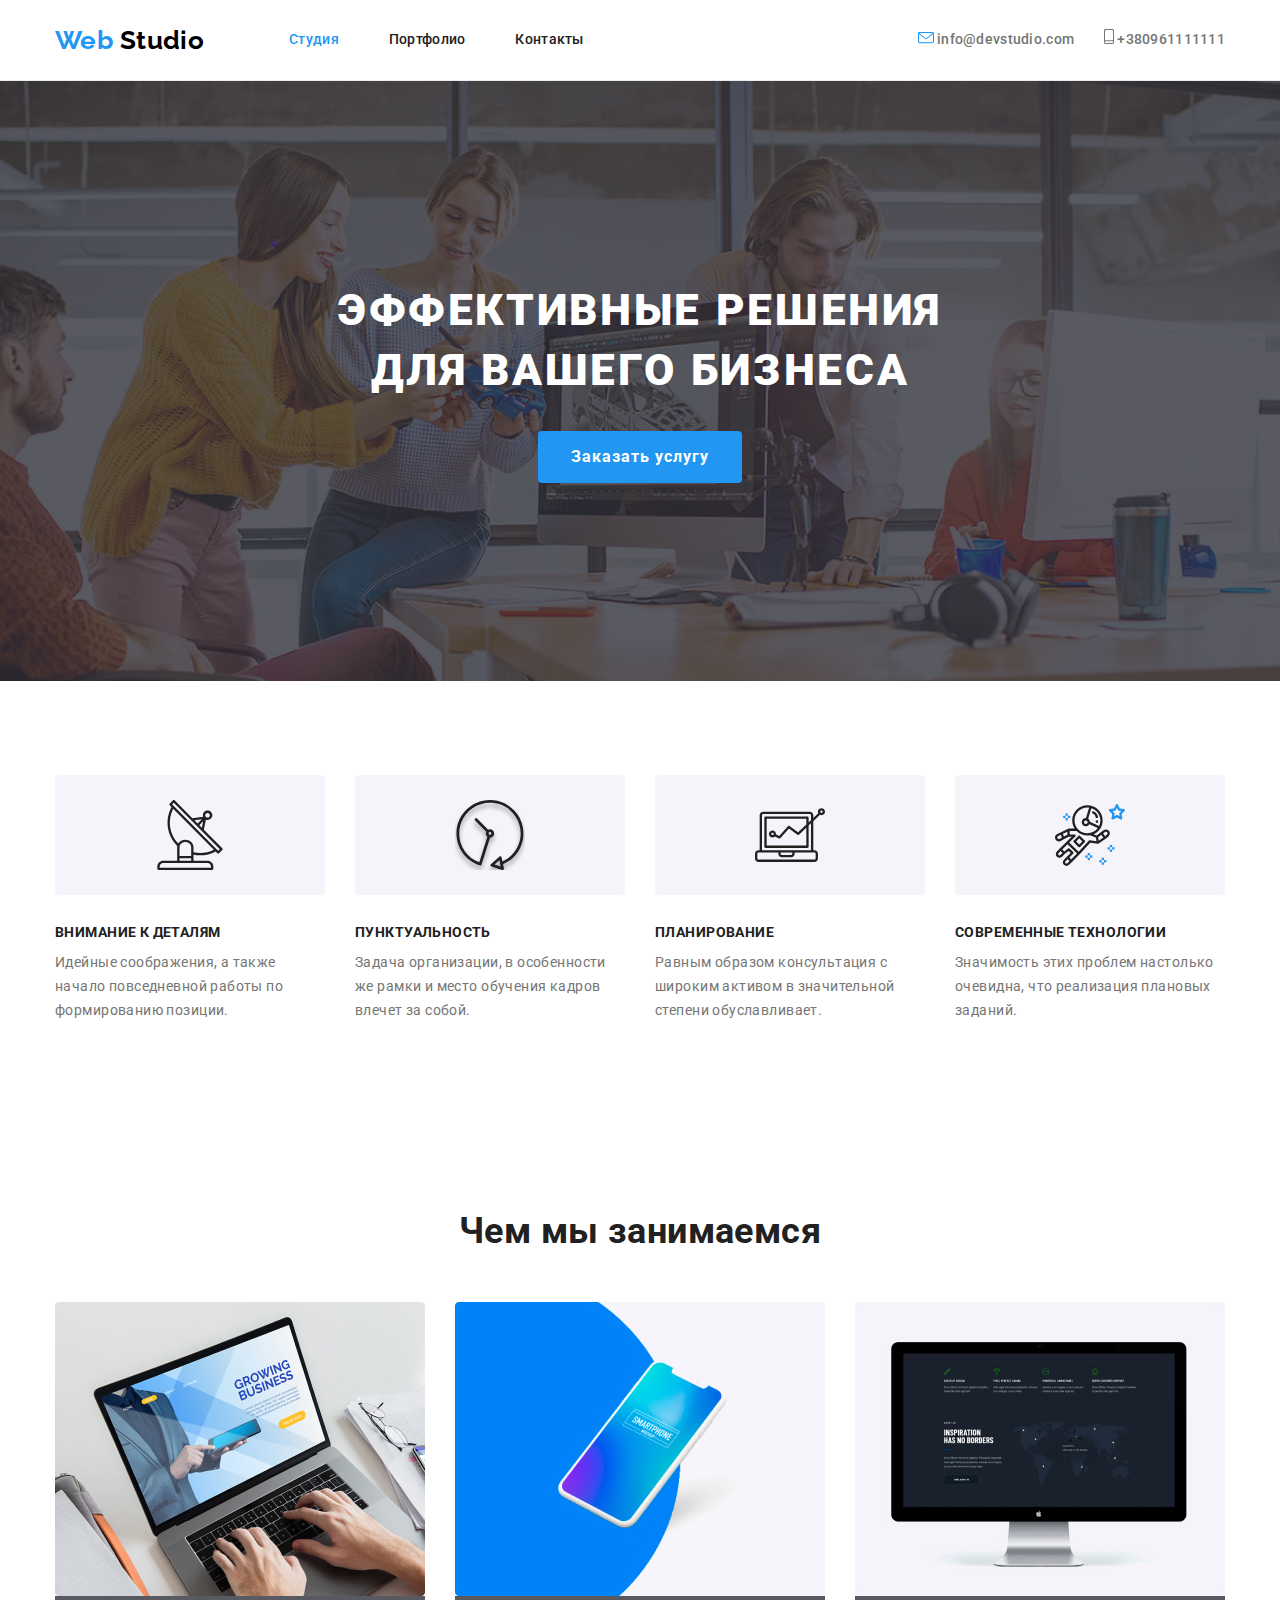
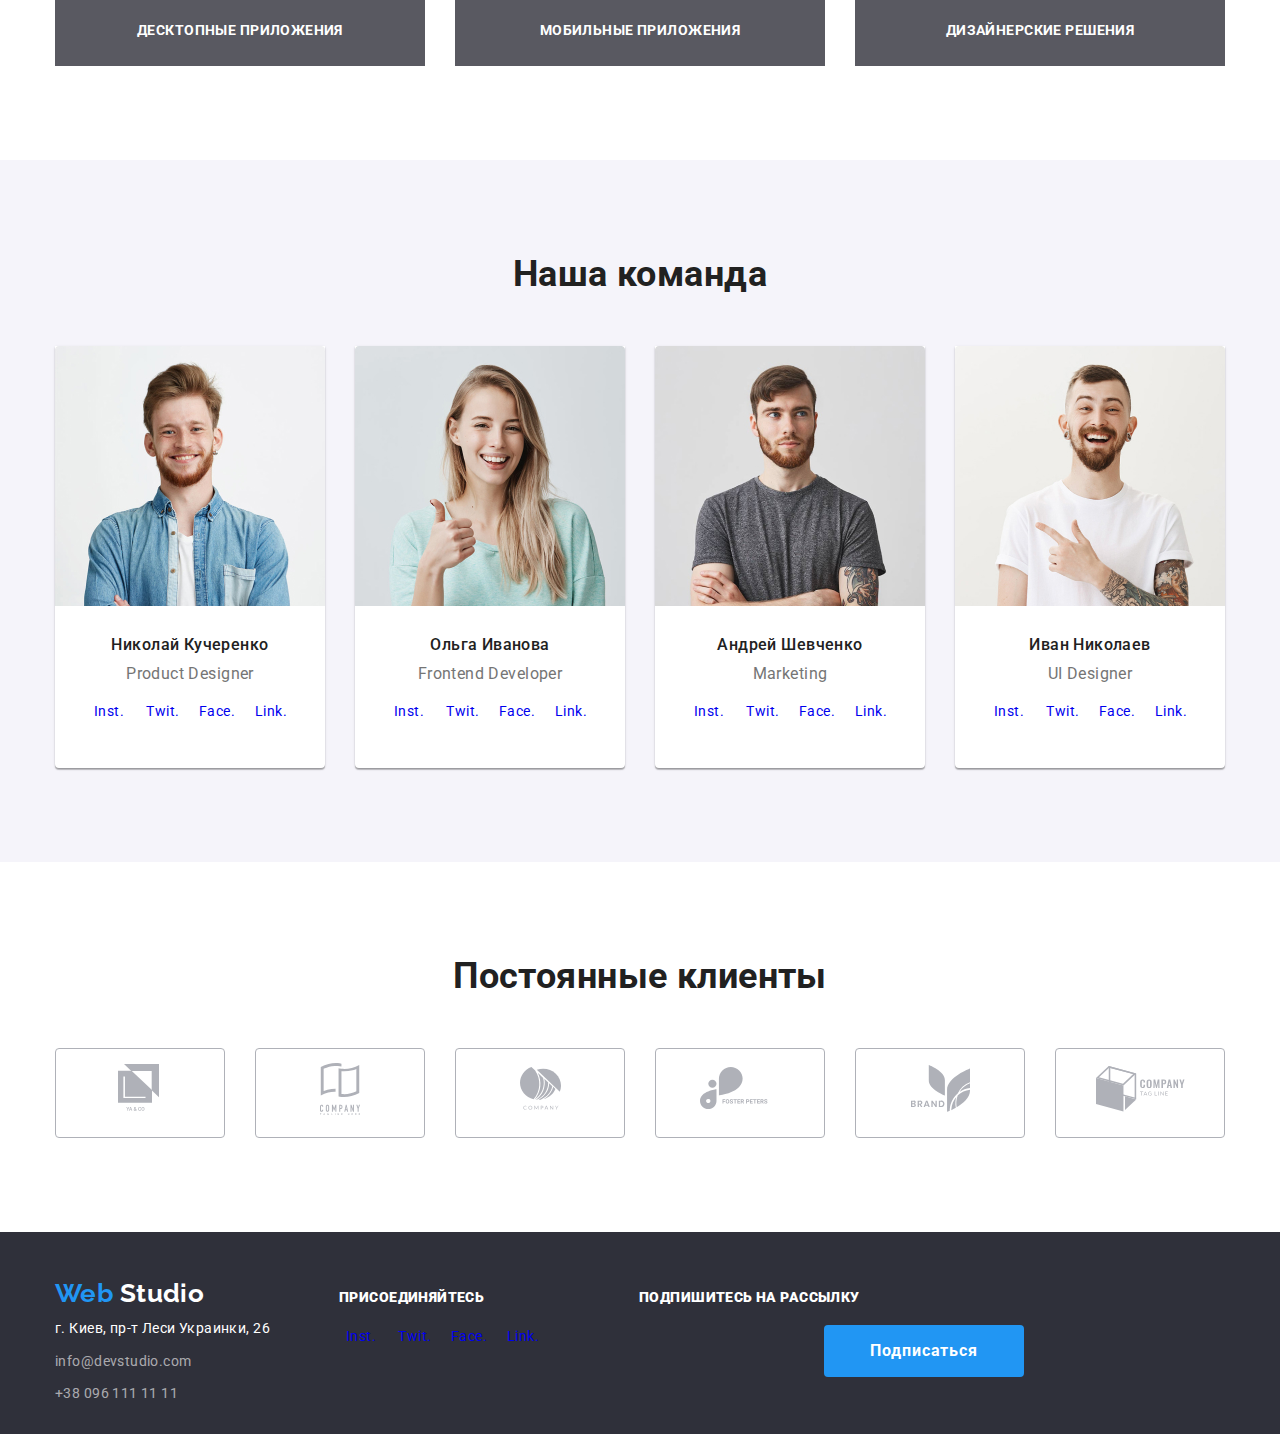
<file: index.html>
<!DOCTYPE html>
<html lang="ru">
  <head>
    <meta charset="UTF-8" />
    <meta name="viewport" content="width=device-width, initial-scale=1.0" />
    <title>Web Studio v.1</title>
    <link
      href="https://fonts.googleapis.com/css2?family=Raleway:wght@700&family=Roboto:wght@400;500;700&display=swap"
      rel="stylesheet"
    />
    <link
      rel="stylesheet"
      href="https://cdnjs.cloudflare.com/ajax/libs/modern-normalize/0.6.0/modern-normalize.css"
    />
    <link rel="stylesheet" href="./css/styles.css" />
  </head>
  <body>
    <!-- Шапка страницы с навигацией-->
    <header class="page-header">
      <div class="container header">
        <nav class="header-nav">
          <a class="logo" href="./index.html">
            Web
            <span class="in-header">Studio</span>
          </a>
          <ul class="site-navigation">
            <li class="item">
              <a href="./index.html" class="link current" aria-current="page"
                >Студия</a
              >
            </li>
            <li class="item">
              <a href="./portfolio.html" class="link">Портфолио</a>
            </li>
            <li class="item">
              <a href="" class="link">Контакты</a>
            </li>
          </ul>
        </nav>
        <address class="header-address">
          <ul class="site-contacts">
            <li class="item">
              <a href="mailto:info@devstudio.com" class="link">
                <img src="./images/mail-icon.svg" alt="Отправить мейл" />
                info@devstudio.com
              </a>
            </li>
            <li class="item">
              <a href="tel:+380961111111" class="link">
                <img src="./images/phone-icon.svg" alt="Позвонить" />
                +380961111111
              </a>
            </li>
          </ul>
        </address>
      </div>
    </header>
    <!-- Уникальный контент страницы -->
    <main>
      <!--Баннер приветствия-->
      <section class="hero">
        <h1 class="hero-title">
          эффективные решения<br />
          для вашего бизнеса
        </h1>
        <a class="button primary" href="">Заказать услугу</a>
      </section>
      <!--Наши функции-->
      <section class="section">
        <div class="container features">
          <h2 class="section-title visually-hidden">Наши функции</h2>
          <ul class="section-list">
            <li class="item">
              <img
                class="feature-img"
                src="./images/feature1.svg"
                alt="функция1"
              />
              <h3 class="section-subtitle">Внимание к деталям</h3>
              <p class="features">
                Идейные соображения, а также начало повседневной работы по
                формированию позиции.
              </p>
            </li>
            <li class="item">
              <img
                class="feature-img"
                src="./images/feature2.svg"
                alt="функция2"
              />
              <h3 class="section-subtitle">Пунктуальность</h3>
              <p class="features">
                Задача организации, в особенности же рамки и место обучения
                кадров влечет за собой.
              </p>
            </li>
            <li class="item">
              <img
                class="feature-img"
                src="./images/feature3.svg"
                alt="функция3"
              />
              <h3 class="section-subtitle">Планирование</h3>
              <p class="features">
                Равным образом консультация с широким активом в значительной
                степени обуславливает.
              </p>
            </li>
            <li class="item">
              <img
                class="feature-img"
                src="./images/feature4.svg"
                alt="функция4"
              />
              <h3 class="section-subtitle">Современные технологии</h3>
              <p class="features">
                Значимость этих проблем настолько очевидна, что реализация
                плановых заданий.
              </p>
            </li>
          </ul>
        </div>
      </section>
      <!--Чем мы занимаемся-->
      <section class="section">
        <div class="container works">
          <h2 class="section-title">Чем мы занимаемся</h2>
          <ul class="section-list">
            <li class="work-item">
              <a class="link" href="">
                <img
                  class="work-img"
                  src="./images/box1.jpg"
                  alt="коробка1"
                  width="370"
                />
              </a>
              <h3 class="section-subtitle work">Десктопные приложения</h3>
            </li>
            <li class="work-item">
              <a class="link" href="">
                <img
                  class="work-img"
                  src="./images/box2.jpg"
                  alt="коробка2"
                  width="370"
                />
              </a>
              <h3 class="section-subtitle work">Мобильные приложения</h3>
            </li>
            <li class="work-item">
              <a class="link" href="">
                <img
                  class="work-img"
                  src="./images/box3.jpg"
                  alt="коробка3"
                  width="370"
                />
              </a>
              <h3 class="section-subtitle work">Дизайнерские решения</h3>
            </li>
          </ul>
        </div>
      </section>
      <!--Наша команда-->
      <section class="section team-section">
        <div class="container team">
          <h2 class="section-title">Наша команда</h2>
          <ul class="section-list">
            <li class="teams item">
              <img
                class="mate-img"
                src="./images/mate1.jpg"
                alt="Николай Кучеренко"
                width="270"
              />
              <h3 class="section-subtitle team">Николай Кучеренко</h3>
              <p class="position">Product Designer</p>
              <ul class="mate">
                <li class="mate-item">
                  <a class="social-links" href="https://www.instagram.com/">
                    Inst.
                  </a>
                </li>
                <li class="mate-item">
                  <a class="social-links" href="https://twitter.com/">Twit. </a>
                </li>
                <li class="mate-item">
                  <a class="social-links" href="https://www.facebook.com/">
                    Face.
                  </a>
                </li>
                <li class="mate-item">
                  <a class="social-links" href="https://www.linkedin.com/">
                    Link.
                  </a>
                </li>
              </ul>
            </li>
            <li class="teams item">
              <img
                class="mate-img"
                src="./images/mate2.jpg"
                alt="Ольга Иванова"
                width="270"
              />
              <h3 class="section-subtitle team">Ольга Иванова</h3>
              <p class="position">Frontend Developer</p>
              <ul class="mate">
                <li class="mate-item">
                  <a class="social-links" href="https://www.instagram.com/">
                    Inst.
                  </a>
                </li>
                <li class="mate-item">
                  <a class="social-links" href="https://twitter.com/">Twit. </a>
                </li>
                <li class="mate-item">
                  <a class="social-links" href="https://www.facebook.com/">
                    Face.
                  </a>
                </li>
                <li class="mate-item">
                  <a class="social-links" href="https://www.linkedin.com/">
                    Link.
                  </a>
                </li>
              </ul>
            </li>
            <li class="teams item">
              <img
                class="mate-img"
                src="./images/mate3.jpg"
                alt="Андрей Шевченко"
                width="270"
              />
              <h3 class="section-subtitle team">Андрей Шевченко</h3>
              <p class="position">Marketing</p>
              <ul class="mate">
                <li class="mate-item">
                  <a class="social-links" href="https://www.instagram.com/">
                    Inst.
                  </a>
                </li>
                <li class="mate-item">
                  <a class="social-links" href="https://twitter.com/">Twit. </a>
                </li>
                <li class="mate-item">
                  <a class="social-links" href="https://www.facebook.com/">
                    Face.
                  </a>
                </li>
                <li class="mate-item">
                  <a class="social-links" href="https://www.linkedin.com/">
                    Link.
                  </a>
                </li>
              </ul>
            </li>
            <li class="teams item">
              <img
                class="mate-img"
                src="./images/mate4.jpg"
                alt="Иван Николаев"
                width="270"
              />
              <h3 class="section-subtitle team">Иван Николаев</h3>
              <p class="position">UI Designer</p>
              <ul class="mate">
                <li class="mate-item">
                  <a class="social-links" href="https://www.instagram.com/">
                    Inst.
                  </a>
                </li>
                <li class="mate-item">
                  <a class="social-links" href="https://twitter.com/">Twit. </a>
                </li>
                <li class="mate-item">
                  <a class="social-links" href="https://www.facebook.com/">
                    Face.
                  </a>
                </li>
                <li class="mate-item">
                  <a class="social-links" href="https://www.linkedin.com/">
                    Link.
                  </a>
                </li>
              </ul>
            </li>
          </ul>
        </div>
      </section>
      <!--Постоянные клиенты-->
      <section class="section">
        <div class="container clients">
          <h2 class="section-title">Постоянные клиенты</h2>
          <ul class="section-list clients">
            <li class="item">
              <a class="link" href="">
                <img src="./images/client1.svg" alt="клиент1" />
              </a>
            </li>
            <li class="item">
              <a class="link" href="">
                <img src="./images/client2.svg" alt="клиент2" />
              </a>
            </li>
            <li class="item">
              <a class="link" href="">
                <img src="./images/client3.svg" alt="клиент3" />
              </a>
            </li>
            <li class="item">
              <a class="link" href="">
                <img src="./images/client4.svg" alt="клиент4" />
              </a>
            </li>
            <li class="item">
              <a class="link" href="">
                <img src="./images/client5.svg" alt="клиент5" />
              </a>
            </li>
            <li class="item">
              <a class="link" href="">
                <img src="./images/client6.svg" alt="клиент6" />
              </a>
            </li>
          </ul>
        </div>
      </section>
    </main>
    <!-- Подвал страницы -->
    <footer>
      <div class="container for-footer">
        <div class="container-address">
          <a class="logo for-footer" href="./index.html">
            Web
            <span class="in-footer">Studio</span>
          </a>
          <address class="address-box">
            <ul class="address-links">
              <li class="address-item">
                <a class="address" href="https://goo.gl/maps/L6xQnXcVUkstuExL9"
                  >г. Киев, пр-т Леси Украинки, 26
                </a>
              </li>
              <li class="address-item">
                <a class="link" href="mailto:info@devstudio.com"
                  >info@devstudio.com
                </a>
              </li>
              <li class="address-item">
                <a class="link" href="tel:+380961111111">+38 096 111 11 11 </a>
              </li>
            </ul>
          </address>
        </div>
        <div class="container-social">
          <span class="footer-text"><b>присоединяйтесь</b></span>
          <ul class="footer social-links">
            <li class="social-item">
              <a class="social-links" href="https://www.instagram.com/">
                Inst.
              </a>
            </li>
            <li class="social-item">
              <a class="social-links" href="https://twitter.com/">Twit.</a>
            </li>
            <li class="social-item">
              <a class="social-links" href="https://www.facebook.com/">Face.</a>
            </li>
            <li class="social-item">
              <a class="social-links" href="https://www.linkedin.com/">Link.</a>
            </li>
          </ul>
        </div>
        <div class="container-form">
          <span class="footer-text"><b>Подпишитесь на рассылку</b></span>
          <a class="button primary" href="">Подписаться</a>
        </div>
      </div>
    </footer>
  </body>
</html>
</file>
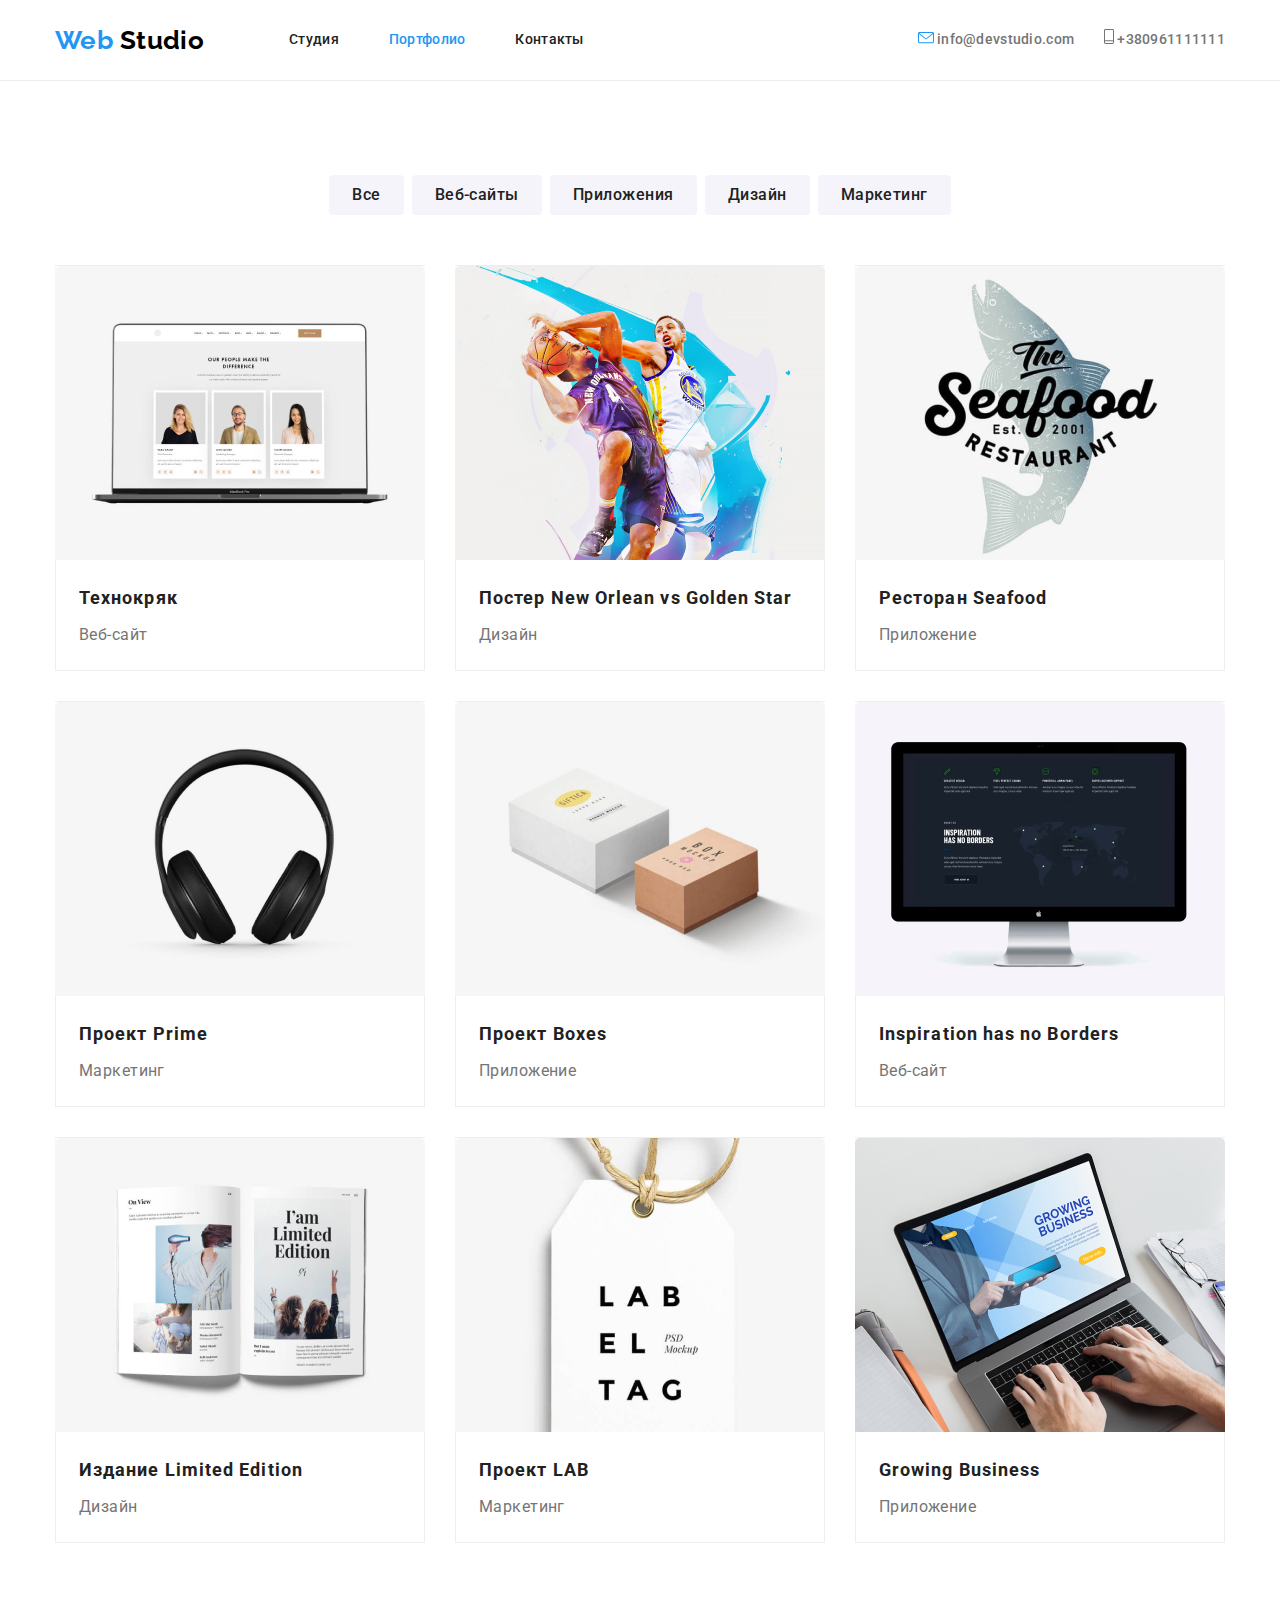
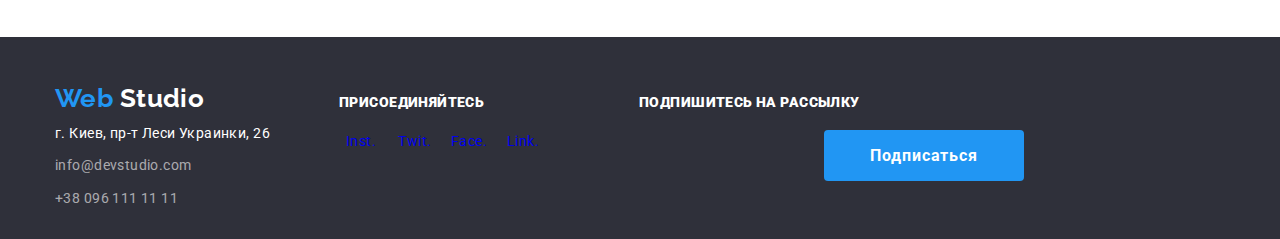
<file: portfolio.html>
<!DOCTYPE html>
<html lang="ru">
  <head>
    <meta charset="UTF-8" />
    <meta name="viewport" content="width=device-width, initial-scale=1.0" />
    <title>Portfolio</title>
    <link
      href="https://fonts.googleapis.com/css2?family=Raleway:wght@700&family=Roboto:wght@400;500;700&display=swap"
      rel="stylesheet"
    />
    <link
      rel="stylesheet"
      href="https://cdnjs.cloudflare.com/ajax/libs/modern-normalize/0.6.0/modern-normalize.css"
    />
    <link rel="stylesheet" href="./css/styles.css" />
  </head>
  <body>
    <!-- Шапка страницы с навигацией-->
    <header class="page-header">
      <div class="container header">
        <nav class="header-nav">
          <a class="logo" href="./index.html">
            Web
            <span class="in-header">Studio</span>
          </a>
          <ul class="site-navigation">
            <li class="item">
              <a href="./index.html" class="link">Студия</a>
            </li>
            <li class="item">
              <a
                href="./portfolio.html"
                class="link current"
                aria-current="page"
              >
                Портфолио
              </a>
            </li>
            <li class="item">
              <a href="" class="link">Контакты</a>
            </li>
          </ul>
        </nav>
        <address class="header-address">
          <ul class="site-contacts">
            <li class="item">
              <a href="mailto:info@devstudio.com" class="link">
                <img src="./images/mail-icon.svg" alt="Отправить мейл" />
                info@devstudio.com
              </a>
            </li>
            <li class="item">
              <a href="tel:+380961111111" class="link">
                <img src="./images/phone-icon.svg" alt="Позвонить" />
                +380961111111
              </a>
            </li>
          </ul>
        </address>
      </div>
    </header>
    <!-- Уникальный контент страницы -->
    <main>
      <section class="main-section">
        <div class="container">
          <ul class="filter">
            <li class="filter-items">
              <button class="filter-button" type="button">Все</button>
            </li>
            <li class="filter-items">
              <button class="filter-button" type="button">Веб-сайты</button>
            </li>
            <li class="filter-items">
              <button class="filter-button" type="button">Приложения</button>
            </li>
            <li class="filter-items">
              <button class="filter-button" type="button">Дизайн</button>
            </li>
            <li class="filter-items">
              <button class="filter-button" type="button">Маркетинг</button>
            </li>
          </ul>
          <h1 class="main-title visually-hidden">Галерея проектов</h1>

          <ul class="portfolio-list">
            <li class="portfolio-item">
              <a class="portfolio-link" href="">
                <img
                  class="gallery-img"
                  src="./images/project1.jpg"
                  alt="Первый проект"
                  width="370"
                />
                <div class="subtitle-container">
                  <h2 class="subtitle">Технокряк</h2>
                  <p class="type">Веб-сайт</p>
                </div>
                <p class="description">
                  Технокряк это современная площадка распространения
                  коронавируса. Компании используют эту платформу для цифрового
                  шпионажа и атак на защищённые сервера конкурентов.
                </p>
              </a>
            </li>
            <li class="portfolio-item">
              <a class="portfolio-link" href="">
                <img
                  class="gallery-img"
                  src="./images/project2.jpg"
                  alt="Второй проект"
                  width="370"
                />
                <div class="subtitle-container">
                  <h2 class="subtitle">Постер New Orlean vs Golden Star</h2>
                  <p class="type">Дизайн</p>
                </div>
                <p class="description">
                  Технокряк это современная площадка распространения
                  коронавируса. Компании используют эту платформу для цифрового
                  шпионажа и атак на защищённые сервера конкурентов.
                </p>
              </a>
            </li>
            <li class="portfolio-item">
              <a class="portfolio-link" href="">
                <img
                  class="gallery-img"
                  src="./images/project3.jpg"
                  alt="Третий проект"
                  width="370"
                />
                <div class="subtitle-container">
                  <h2 class="subtitle">Ресторан Seafood</h2>
                  <p class="type">Приложение</p>
                </div>
                <p class="description">
                  Технокряк это современная площадка распространения
                  коронавируса. Компании используют эту платформу для цифрового
                  шпионажа и атак на защищённые сервера конкурентов.
                </p>
              </a>
            </li>
            <li class="portfolio-item">
              <a class="portfolio-link" href="">
                <img
                  class="gallery-img"
                  src="./images/project4.jpg"
                  alt="Четвертый проект"
                  width="370"
                />
                <div class="subtitle-container">
                  <h2 class="subtitle">Проект Prime</h2>
                  <p class="type">Маркетинг</p>
                </div>
                <p class="description">
                  Технокряк это современная площадка распространения
                  коронавируса. Компании используют эту платформу для цифрового
                  шпионажа и атак на защищённые сервера конкурентов.
                </p>
              </a>
            </li>
            <li class="portfolio-item">
              <a class="portfolio-link" href="">
                <img
                  class="gallery-img"
                  src="./images/project5.jpg"
                  alt="Пятый проект"
                  width="370"
                />
                <div class="subtitle-container">
                  <h2 class="subtitle">Проект Boxes</h2>
                  <p class="type">Приложение</p>
                </div>
                <p class="description">
                  Технокряк это современная площадка распространения
                  коронавируса. Компании используют эту платформу для цифрового
                  шпионажа и атак на защищённые сервера конкурентов.
                </p>
              </a>
            </li>
            <li class="portfolio-item">
              <a class="portfolio-link" href="">
                <img
                  class="gallery-img"
                  src="./images/project6.jpg"
                  alt="Шестой проект"
                  width="370"
                />
                <div class="subtitle-container">
                  <h2 class="subtitle">Inspiration has no Borders</h2>
                  <p class="type">Веб-сайт</p>
                </div>
                <p class="description">
                  Технокряк это современная площадка распространения
                  коронавируса. Компании используют эту платформу для цифрового
                  шпионажа и атак на защищённые сервера конкурентов.
                </p>
              </a>
            </li>
            <li class="portfolio-item">
              <a class="portfolio-link" href="">
                <img
                  class="gallery-img"
                  src="./images/project7.jpg"
                  alt="Седьмой проект"
                  width="370"
                />
                <div class="subtitle-container">
                  <h2 class="subtitle">Издание Limited Edition</h2>
                  <p class="type">Дизайн</p>
                </div>
                <p class="description">
                  Технокряк это современная площадка распространения
                  коронавируса. Компании используют эту платформу для цифрового
                  шпионажа и атак на защищённые сервера конкурентов.
                </p>
              </a>
            </li>
            <li class="portfolio-item">
              <a class="portfolio-link" href="">
                <img
                  class="gallery-img"
                  src="./images/project8.jpg"
                  alt="Восьмой проект"
                  width="370"
                />
                <div class="subtitle-container">
                  <h2 class="subtitle">Проект LAB</h2>
                  <p class="type">Маркетинг</p>
                </div>
                <p class="description">
                  Технокряк это современная площадка распространения
                  коронавируса. Компании используют эту платформу для цифрового
                  шпионажа и атак на защищённые сервера конкурентов.
                </p>
              </a>
            </li>
            <li class="portfolio-item">
              <a class="portfolio-link" href="">
                <img
                  class="gallery-img"
                  src="./images/project9.jpg"
                  alt="Девятый проект"
                  width="370"
                />
                <div class="subtitle-container">
                  <h2 class="subtitle">Growing Business</h2>
                  <p class="type">Приложение</p>
                </div>
                <p class="description">
                  Технокряк это современная площадка распространения
                  коронавируса. Компании используют эту платформу для цифрового
                  шпионажа и атак на защищённые сервера конкурентов.
                </p>
              </a>
            </li>
          </ul>
        </div>
      </section>
    </main>
    <!-- Подвал страницы -->
    <footer>
      <div class="container for-footer">
        <div class="container-address">
          <a class="logo for-footer" href="./index.html">
            Web
            <span class="in-footer">Studio</span>
          </a>
          <address class="address-box">
            <ul class="address-links">
              <li class="address-item">
                <a class="address" href="https://goo.gl/maps/L6xQnXcVUkstuExL9"
                  >г. Киев, пр-т Леси Украинки, 26
                </a>
              </li>
              <li class="address-item">
                <a class="link" href="mailto:info@devstudio.com"
                  >info@devstudio.com
                </a>
              </li>
              <li class="address-item">
                <a class="link" href="tel:+380961111111">+38 096 111 11 11 </a>
              </li>
            </ul>
          </address>
        </div>
        <div class="container-social">
          <span class="footer-text"><b>присоединяйтесь</b></span>
          <ul class="footer social-links">
            <li class="social-item">
              <a class="social-links" href="https://www.instagram.com/">
                Inst.
              </a>
            </li>
            <li class="social-item">
              <a class="social-links" href="https://twitter.com/">Twit.</a>
            </li>
            <li class="social-item">
              <a class="social-links" href="https://www.facebook.com/">Face.</a>
            </li>
            <li class="social-item">
              <a class="social-links" href="https://www.linkedin.com/">Link.</a>
            </li>
          </ul>
        </div>
        <div class="container-form">
          <span class="footer-text"><b>Подпишитесь на рассылку</b></span>
          <a class="button primary" href="">Подписаться</a>
        </div>
      </div>
    </footer>
  </body>
</html>
</file>
<file: css/styles.css>
/* цвет фона кнопки, ссылок в фокусе - #2196F3
цвет фона страницы, текста героя, текста кнопки, подписи боксов в фокусе - #FFFFFF
цвет описания функций, должностей в команде, контактов в хедере - #757575
цвет текста заголовков, имен членов команды, ссылок навигации - #212121
цвет части логотипа - #000000 
цвет контактов в футере - rgba(255, 255, 255, 0.6); 
цвет фона неактивных кнопок в фильтре портфолио, фона секции команды - #F5F4FA; */
:root {
  --button-background-links-color: #2196f3;
  --body-background-button-font-color: #ffffff;
  --features-header-contacts-color: #757575;
  --headers-names-links-color: #212121;
  --footer-contacts-color: rgba(255, 255, 255, 0.6);
  --team-background-portfolio-filters-color: #f5f4fa;
}

/* свойства body */
body {
  font-family: Roboto, sans-serif;
  font-style: normal;
  font-weight: 400;
  font-size: 14px;
  line-height: 1.71;
  letter-spacing: 0.03em;
}

/* Свойства логотипа */
.logo {
  font-family: Raleway, sans-serif;
  font-style: normal;
  font-weight: 700;
  font-size: 26px;
  line-height: 1.19;
  color: #2196f3;
  text-decoration: none;
  margin-right: 85px;
}
.logo.for-footer {
  margin-right: 0;
  text-align: start;
}

.logo .in-header {
  color: #000000;
}

.logo .in-footer {
  color: #ffffff;
}
/* Навигация сайта*/

.page-header {
  border-bottom: 1px solid #ececec;
}

.site-navigation {
  list-style-type: none;
  margin-top: 0;
  margin-bottom: 0;
  padding-left: 0;
  display: flex;
}

.site-navigation .item:not(:first-child) {
  margin-left: 50px;
}

.site-navigation .link {
  padding-top: 32px;
  padding-bottom: 32px;
  display: block;

  font-weight: 500;
  line-height: 1.14;
  letter-spacing: 0.02em;
  text-decoration: none;
  color: var(--headers-names-links-color);
}

.site-navigation .link:hover,
.site-navigation .link:focus {
  color: var(--button-background-links-color);
}

.site-navigation .current {
  color: var(--button-background-links-color);
}

/*Контакты в хедере*/

.header-address {
  margin-left: auto;
}

.site-contacts {
  list-style-type: none;
  margin-top: 0;
  margin-bottom: 0;
  padding-left: 0;
  display: flex;
}

.site-contacts > .item:not(:first-child) {
  margin-left: 30px;
}

.site-contacts .link {
  font-style: normal;
  font-weight: 500;
  line-height: 1.14;
  letter-spacing: 0.02em;
  text-decoration: none;
  color: var(--features-header-contacts-color);
}

.site-contacts .link:hover,
.site-contacts .link:focus {
  color: var(--button-background-links-color);
}
/*Подвал страницы*/

.address-links {
  font-style: normal;
  line-height: 1.71;
  list-style-type: none;
  text-decoration: none;
  text-align: start;

  padding-left: 0;
  margin-bottom: 0;
  margin-top: 0;
}

.address-item:not(:first-child) {
  margin-top: 9px;
}

.address {
  text-decoration: none;
  color: var(--body-background-button-font-color);
}

.address-links .link {
  text-decoration: none;
  color: var(--footer-contacts-color);
}

.footer-text {
  display: block;
  font-weight: 700;
  line-height: 16px;
  text-align: left;
  text-transform: uppercase;
  color: var(--body-background-button-font-color);
}

.footer.social-links {
  min-width: 206px;
  height: 44px;
  list-style: none;
  text-decoration: none;
  padding-left: 0;
  margin-top: 20px;
  margin-bottom: 0;
  display: flex;
  justify-content: start;
}

.social-item {
  min-width: 44px;
}

.footer.social-links .social-item:not(:first-child) {
  margin-left: 10px;
}

.footer .social-links:hover,
.footer .social-links:focus {
  color: var(--button-background-links-color);
}

.developed-by {
  font-size: 12px;
  line-height: 2;
  text-align: center;
  letter-spacing: 0.03em;
  color: rgba(255, 255, 255, 0.4);
  margin-top: 0;
  margin-bottom: 0;
}

/*Кнопка*/

.button.primary {
  font-weight: 700;
  font-size: 16px;
  line-height: 1.87;
  align-items: center;
  text-align: center;
  letter-spacing: 0.06em;
  text-decoration: none;
  display: inline-block;
  min-width: 200px;
  padding: 10px 32px;
  border: 1px solid transparent;
  border-radius: 4px;
  color: var(--body-background-button-font-color);
  background-color: var(--button-background-links-color);
}

.container-form > .button.primary {
  margin-top: 20px;
}
/*Герой*/

.hero {
  text-align: center;
  max-width: 1600px;
  height: 600px;
  margin-left: auto;
  margin-right: auto;
  padding-top: 200px;
  padding-bottom: 200px;
  background-image: linear-gradient(
      to right,
      rgba(47, 48, 58, 0.8),
      rgba(47, 48, 58, 0.8)
    ),
    url('../images/Hero-img.png');
  background-size: cover;
  background-repeat: no-repeat;
  background-position: center;
}

.hero-title {
  font-weight: 900;
  font-size: 44px;
  line-height: 1.36;
  letter-spacing: 0.06em;
  text-transform: uppercase;
  margin-top: 0;
  margin-bottom: 30px;
  color: var(--body-background-button-font-color);
}

/*Особенности*/

.section-title {
  font-weight: 700;
  font-size: 36px;
  line-height: 1.16;
  text-align: center;
  color: var(--headers-names-links-color);
  margin-top: 0;
  margin-bottom: 0;
}

.section-title.visually-hidden {
  position: absolute;
  white-space: nowrap;
  width: 1px;
  height: 1px;
  overflow: hidden;
  border: 0;
  padding: 0;
  clip: rect(0 0 0 0);
  clip-path: inset(50%);
  margin: -1px;
}

.section-subtitle {
  font-weight: 700;
  font-size: 14px;
  line-height: 1.14;
  text-transform: uppercase;
  color: var(--headers-names-links-color);
  margin-top: 30px;
  margin-bottom: 0;
}

.section .features {
  color: var(--features-header-contacts-color);
  margin-top: 10px;
  margin-bottom: 0;
}

.section-subtitle.work {
  color: var(--body-background-button-font-color);
  background: rgba(47, 48, 58, 0.8);
  text-align: center;
  padding-top: 27px;
  padding-bottom: 27px;
  margin-top: 0;
  margin-bottom: 0;
}

.section-subtitle.team {
  font-weight: 500;
  font-size: 16px;
  line-height: 1.18;
  text-align: center;
  text-transform: none;
  color: var(--headers-names-links-color);
}

.section-list {
  list-style: none;
  display: flex;
  padding-left: 0;
  margin-top: 0;
  margin-bottom: 0;
  align-items: center;
}

.container.works .section-list {
  list-style: none;
  display: flex;
  padding-left: 0;
  margin-top: 50px;
  margin-bottom: 0;
  align-items: center;
}

.container.team .section-list {
  list-style: none;
  display: flex;
  padding-left: 0;
  margin-top: 50px;
  margin-bottom: 0;
  align-items: center;
}

.container.clients .section-list {
  list-style: none;
  display: flex;
  padding-left: 0;
  margin-top: 50px;
  margin-bottom: 0;
  align-items: center;
}

.section-list .item {
  width: 270px;
  text-align: start;
  display: block;
}

.section-list .work-item {
  width: 370px;
  text-align: start;
  display: block;
}

.work-img {
  display: block;
}

.section-list .work-item:not(:first-child) {
  margin-left: 30px;
}

.feature-img {
  display: block;
  padding: 25px 100px;
  background: #f5f4fa;
  border-radius: 4px;
}

.section-list.clients .item {
  display: flex;
  align-items: center;
  justify-content: center;
  min-width: 170px;
  height: 90px;
  border: 1px solid #afb1b8;
  border-radius: 4px;
}

.section-list.clients .item:hover,
.section-list.clients .item:focus {
  border: 1px solid var(--button-background-links-color);
}

.section-list .item:not(:first-child) {
  margin-left: 30px;
}

.section-list .link {
  text-decoration: none;
  display: block;
}

.section-list .link:hover,
.section-list .link:focus {
  color: var(--button-background-links-color);
}

/*Наша команда*/

.mate {
  list-style: none;
  display: inline-flex;
  padding-left: 0;
  margin-top: 16px;
  justify-content: center;
  min-width: 206px;
  height: 44px;
}

.teams.item {
  padding-bottom: 24px;
  text-align: center;
  background-color: #ffffff;
  align-items: center;
  box-shadow: 0px 2px 1px rgba(0, 0, 0, 0.2), 0px 1px 1px rgba(0, 0, 0, 0.14),
    0px 1px 3px rgba(0, 0, 0, 0.12);
  border-radius: 0px 0px 4px 4px;
}

.mate-item {
  min-width: 44px;
}

.mate .mate-item:not(:first-child) {
  margin-left: 10px;
}

.mate-img {
  display: block;
}

.social-links {
  text-decoration: none;
}

.mate .social-links:hover,
.mate .social-links:focus {
  color: var(--button-background-links-color);
}

.position {
  font-size: 16px;
  line-height: 1.18;
  text-align: center;
  color: var(--features-header-contacts-color);
  margin-top: 10px;
  margin-bottom: 0;
}

/* DELETE THIS AFTER MODIFICATION */
footer {
  background: #2f303a;
}
/* DELETE THIS AFTER MODIFICATION */

/*Фильтр*/

.filters-container {
}

.filter {
  display: flex;
  justify-content: center;
  min-width: 611px;
  margin-left: auto;
  margin-right: auto;
  margin-bottom: 50px;
  list-style: none;
  align-items: center;
  padding-left: 0;
  margin-top: 0;
}

.filter-items:not(:first-child) {
  margin-left: 8px;
}

.filter-button {
  font-family: inherit;
  font-style: normal;
  font-weight: 500;
  font-size: 16px;
  line-height: 1.62;
  text-align: center;
  letter-spacing: 0.03em;
  border: 1px solid transparent;
  border-color: transparent;
  border-radius: 4px;
  padding: 6px 22px;
  color: var(--headers-names-links-color);
  background-color: var(--team-background-portfolio-filters-color);
}

.filter-button:hover,
.filter-button:focus {
  color: var(--body-background-button-font-color);
  background-color: var(--button-background-links-color);
}

/*Портфолио*/

.main-title.visually-hidden {
  position: absolute;
  white-space: nowrap;
  width: 1px;
  height: 1px;
  overflow: hidden;
  border: 0;
  padding: 0;
  clip: rect(0 0 0 0);
  clip-path: inset(50%);
  margin: -1px;
}

.portfolio-list {
  list-style: none;
  display: flex;
  flex-wrap: wrap;
  padding-left: 0;
  margin-top: 0;
  margin-bottom: 0;
}

.portfolio-item {
  display: flex;
  justify-content: center;
  width: calc((100% - 2 * 30px) / 3);
  margin-bottom: 30px;
  margin-right: 30px;
  border: 1px solid #eeeeee;
}

.portfolio-item:nth-child(3n) {
  margin-right: 0;
}

.portfolio-item:nth-last-child(-n + 3) {
  margin-bottom: 0;
}

.gallery-img {
  display: block;
}

.portfolio-link {
  text-decoration: none;
  display: block;
}

.portfolio-link:hover,
.portfolio-link:focus {
  box-shadow: 1px 4px 6px rgba(0, 0, 0, 0.16), 0px 4px 4px rgba(0, 0, 0, 0.06),
    0px 1px 1px rgba(0, 0, 0, 0.12);
}

.portfolio-list .subtitle {
  font-weight: 700;
  font-size: 18px;
  line-height: 2;
  letter-spacing: 0.06em;
  color: var(--headers-names-links-color);
  text-align: start;
  margin-top: 0;
  margin-bottom: 4px;
}

.portfolio-list .type {
  font-size: 16px;
  line-height: 1.87;
  color: var(--features-header-contacts-color);
  text-align: start;
  margin-top: 0;
  margin-bottom: 0;
}

.portfolio-list .description {
  font-size: 18px;
  line-height: 1.56;
  color: var(--body-background-button-font-color);
  text-align: start;
  padding: 63px 24px;
  margin-top: 0;
  margin-bottom: 0;
  display: none;
  /*DELETE THIS AFTER MODIFICATION*/
  background-color: var(--button-background-links-color);
  /*DELETE THIS AFTER MODIFICATION*/
}

/*  Flex-container */

.header-nav {
  display: flex;
  align-items: center;
}

.section {
  padding-top: 94px;
  padding-bottom: 94px;
}

.section.team-section {
  background: #f5f4fa;
}

.container {
  margin: 0 auto;
  width: 1200px;
  padding-left: 15px;
  padding-right: 15px;
  align-items: center;
  text-align: center;
}

.container.header {
  margin: 0 auto;
  width: 1200px;
  padding-left: 15px;
  padding-right: 15px;
  display: flex;
  align-items: center;
  text-align: center;
}

.container.features {
  margin: 0 auto;
  width: 1200px;
  padding-left: 15px;
  padding-right: 15px;
  display: flex;
  align-items: center;
  text-align: center;
}

.container.works {
  margin: 0 auto;
  width: 1200px;
  padding-left: 15px;
  padding-right: 15px;
}

.container.team {
  margin: 0 auto;
  width: 1200px;
  padding-left: 15px;
  padding-right: 15px;
}

.container.clients {
  margin: 0 auto;
  width: 1200px;
  padding-left: 15px;
  padding-right: 15px;
}

.container.for-footer {
  margin: 0 auto;
  width: 1200px;
  padding-left: 15px;
  padding-right: 15px;
  display: flex;
  align-items: baseline;
}

.container-address {
  display: flex;
  flex-direction: column;
  min-width: 69px;
  padding-top: 45px;
  padding-bottom: 28px;
}

.address-box {
  margin-top: 8px;
}

.container-social {
  min-width: 206px;
  display: flex;
  flex-direction: column;
  padding-top: 57px;
  margin-left: 69px;
}

.container-form {
  margin-right: 0;
  margin-left: 94px;
  min-width: 570px;
  padding-top: 57px;
}

.main-section {
  padding-top: 94px;
  padding-bottom: 94px;
}

.subtitle-container {
  padding: 20px 24px;
}
</file>
